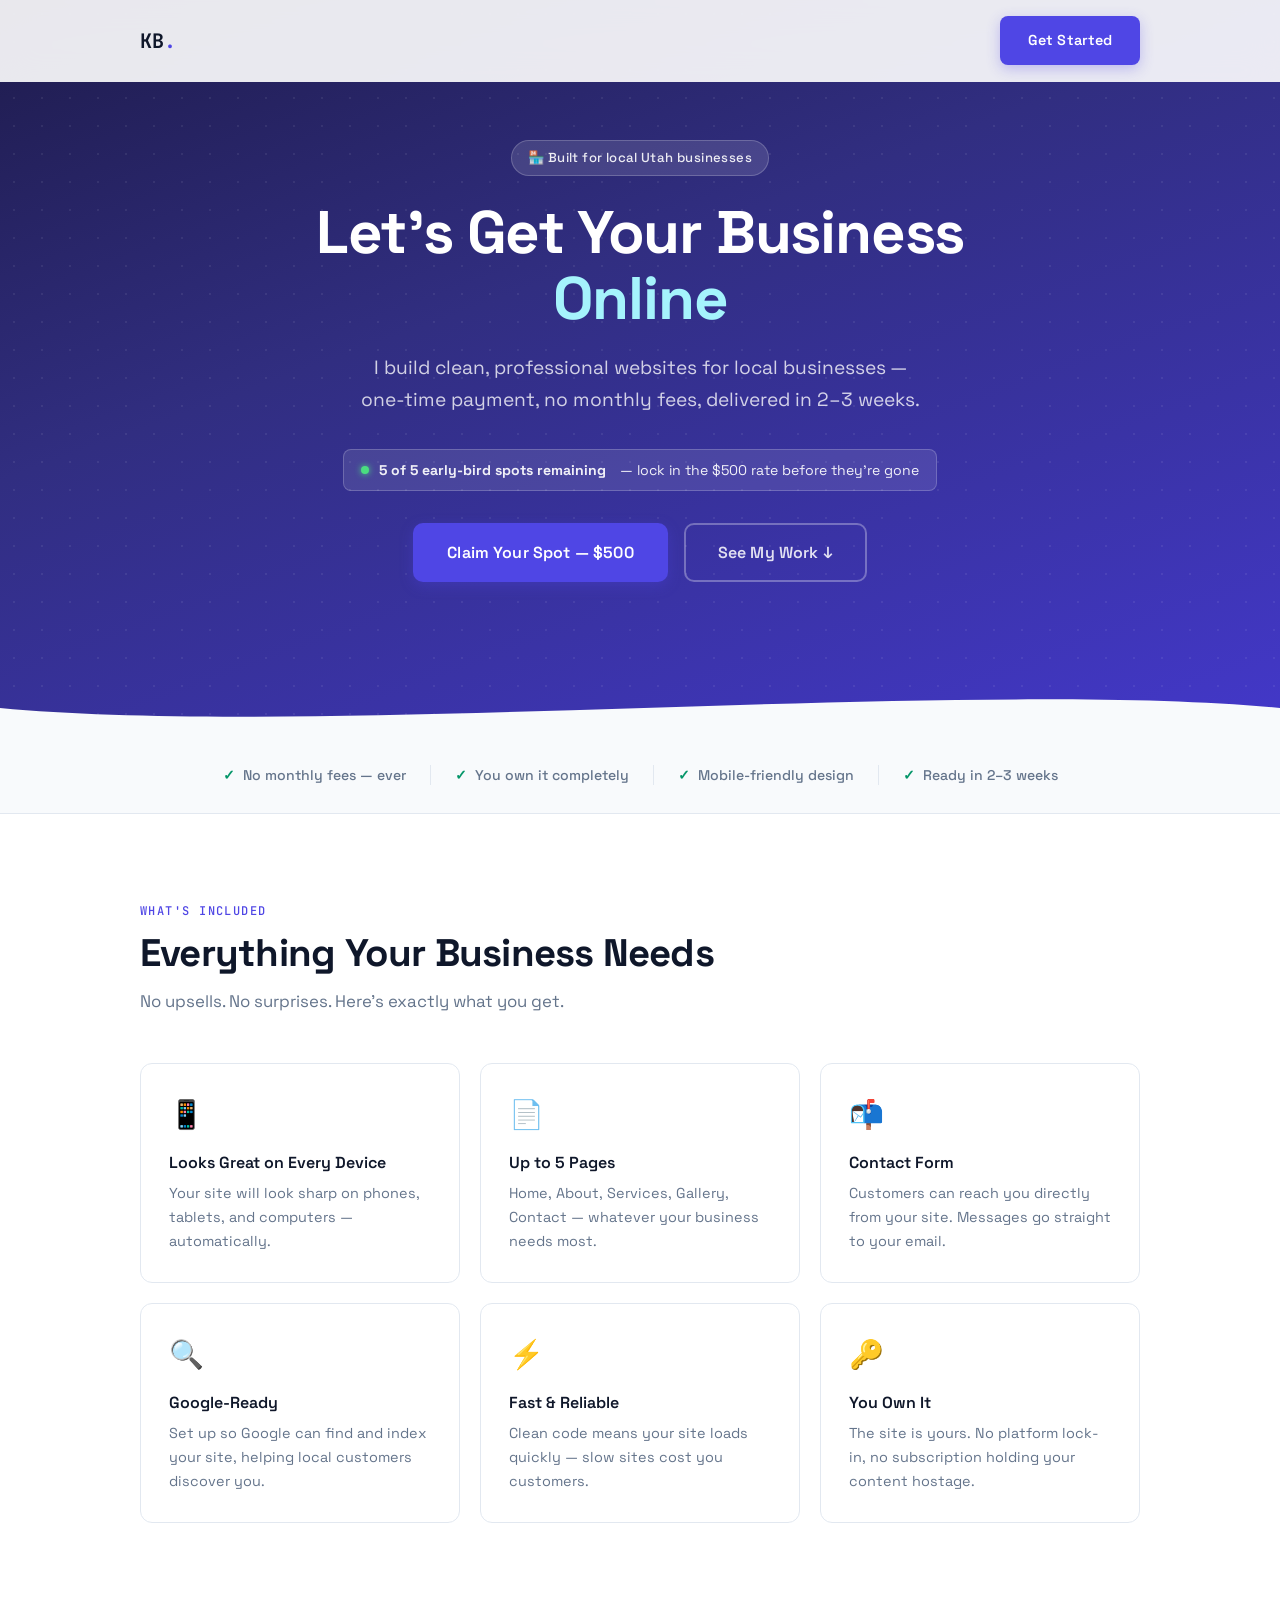
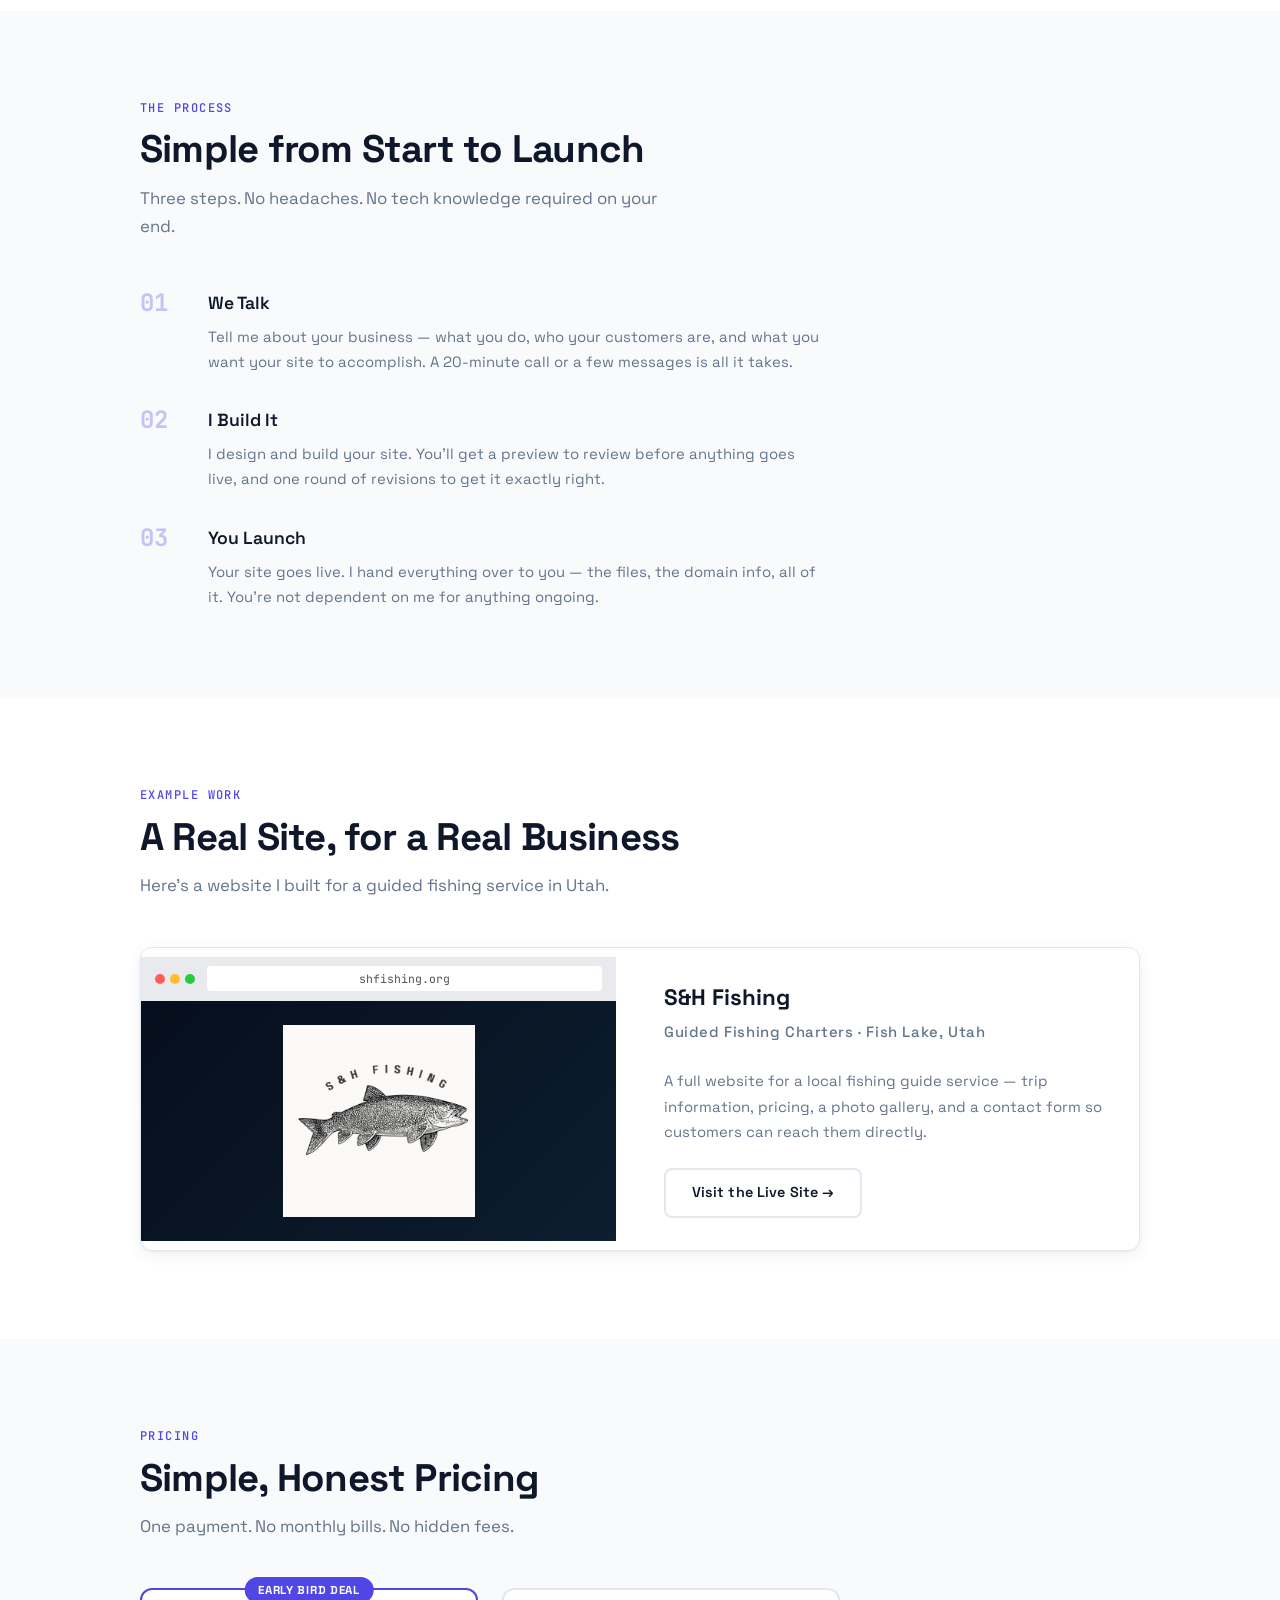
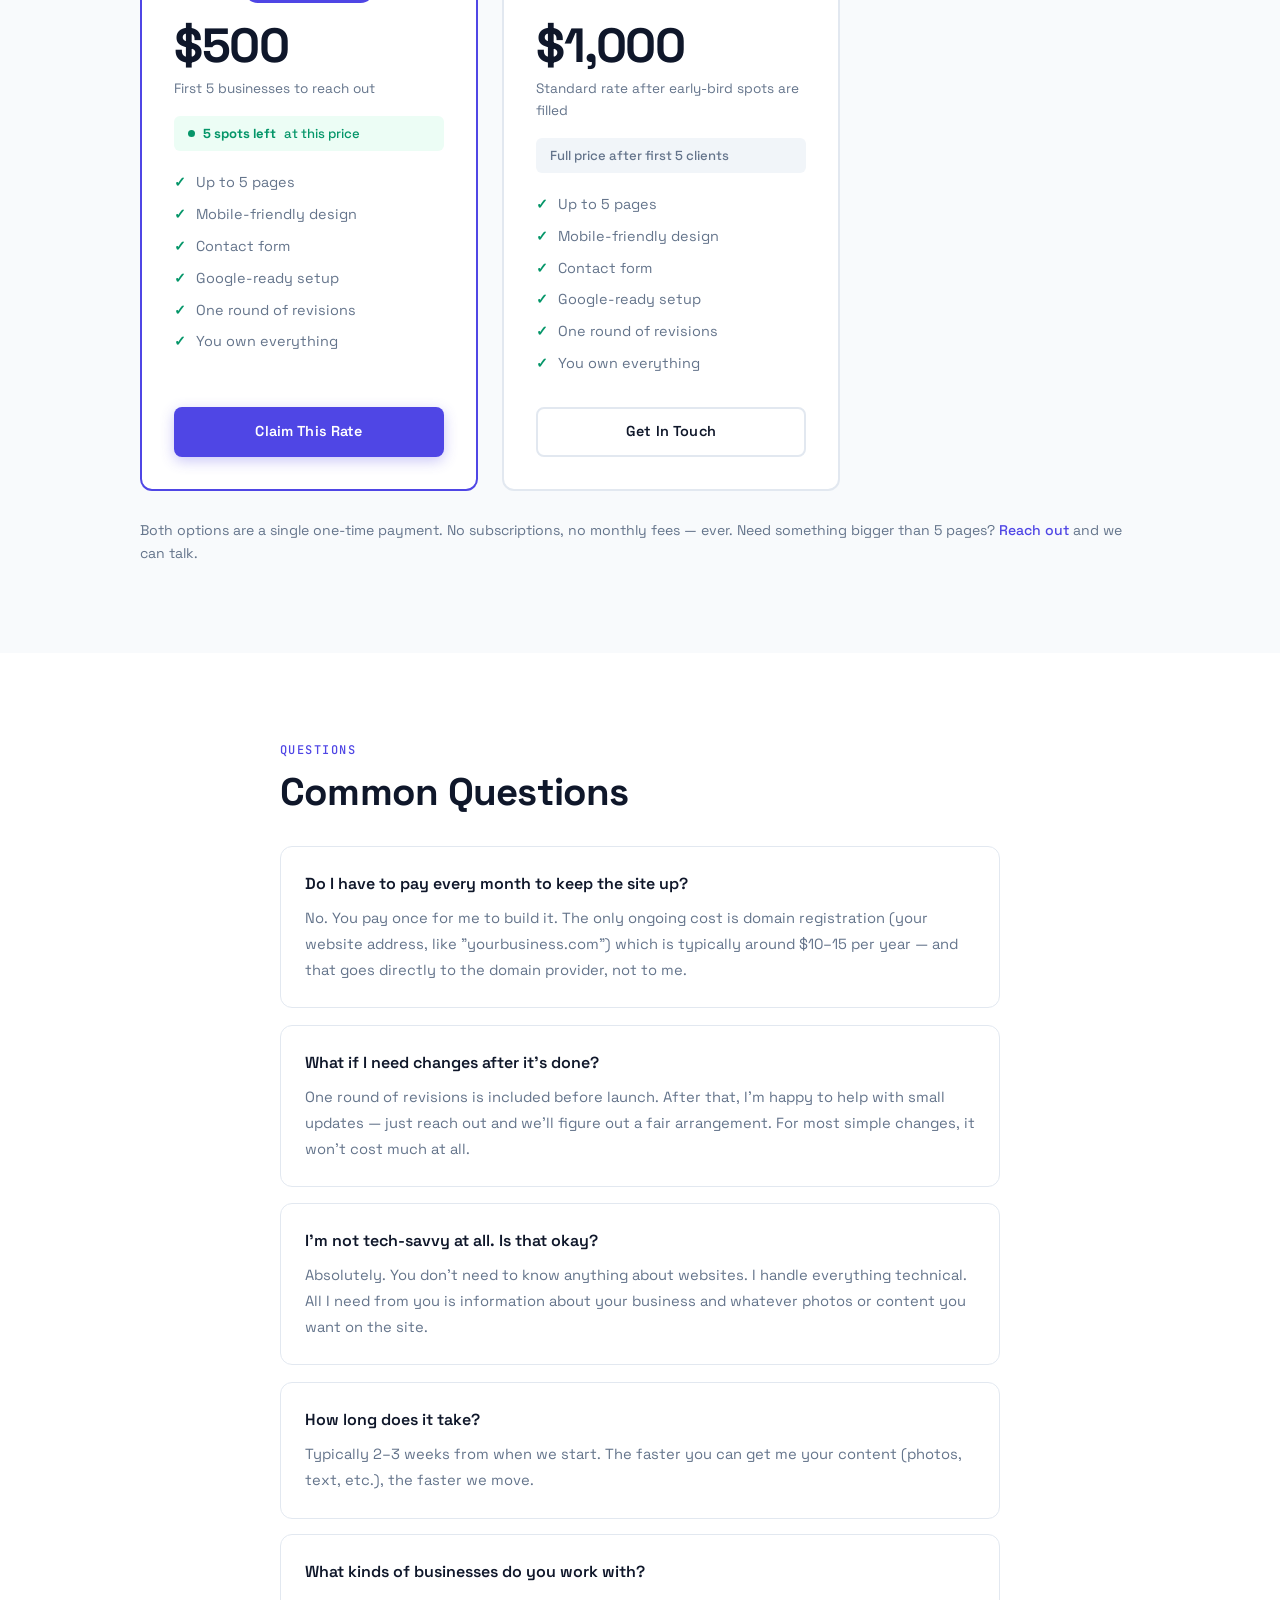
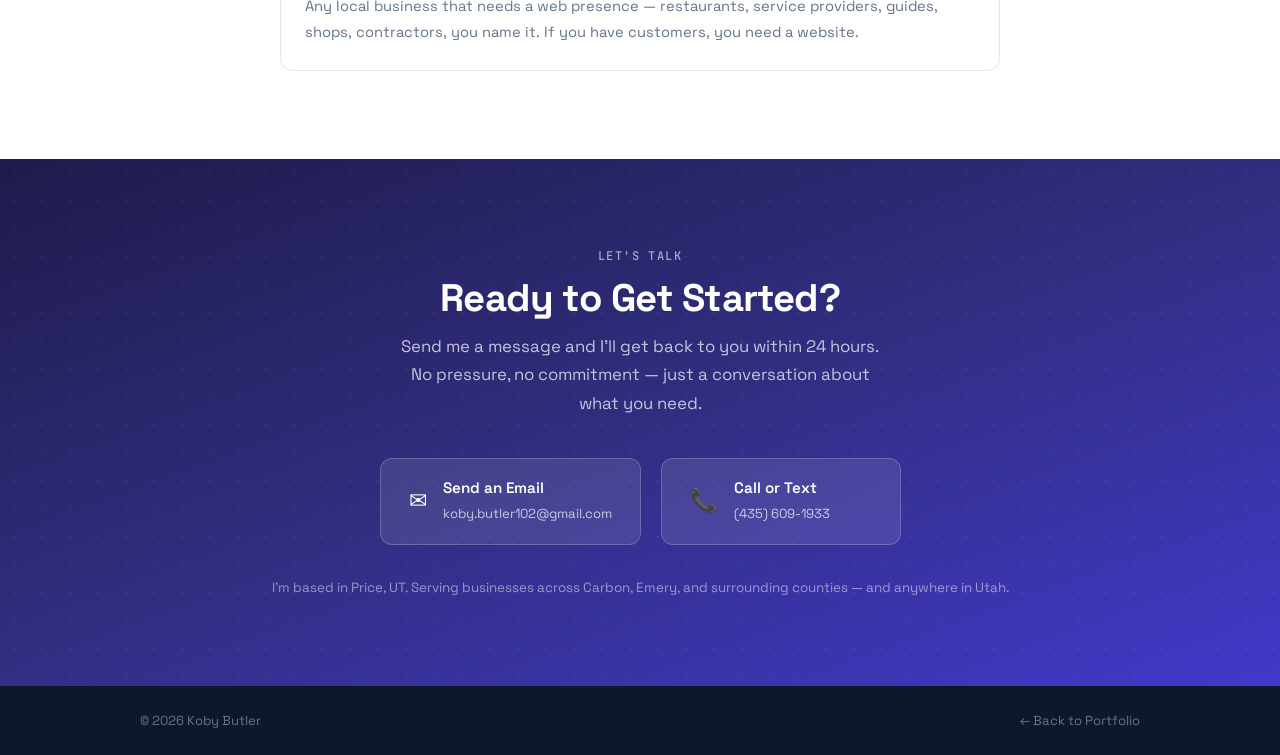
<file: webdesign/index.html>
<!DOCTYPE html>
<html lang="en">

<head>
    <meta charset="UTF-8">
    <meta name="viewport" content="width=device-width,initial-scale=1">
    <title>Local Business Websites by Koby Butler</title>
    <meta name="description" content="I build clean, professional websites for local businesses. One-time payment, no monthly fees. Based in Utah.">
    <link href="https://fonts.googleapis.com/css2?family=Space+Grotesk:wght@400;500;600;700&family=JetBrains+Mono:wght@500&display=swap" rel="stylesheet">
    <link rel="stylesheet" href="styles.css">
</head>

<body>

    <!-- NAV -->
    <header>
        <div class="container nav-inner">
            <a href="../index.html" class="logo">KB<span class="logo-dot">.</span></a>
            <a href="#contact" class="btn btn-primary nav-cta">Get Started</a>
        </div>
    </header>

    <!-- HERO -->
    <section class="hero">
        <div class="container hero-inner">
            <div class="hero-badge">🏪 Built for local Utah businesses</div>
            <h1>Let's Get Your Business <span class="text-accent">Online</span></h1>
            <p class="hero-sub">
                I build clean, professional websites for local businesses —
                one-time payment, no monthly fees, delivered in 2–3 weeks.
            </p>
            <!-- UPDATE the number below as spots fill (starts at 5) -->
            <div class="urgency-bar">
                <span class="urgency-dot"></span>
                <strong><span id="spotsLeft">5</span> of 5 early-bird spots remaining</strong>
                &nbsp;— lock in the $500 rate before they're gone
            </div>
            <div class="hero-cta">
                <a href="#contact" class="btn btn-primary btn-lg">Claim Your Spot — $500</a>
                <a href="#work" class="btn btn-ghost btn-lg">See My Work ↓</a>
            </div>
        </div>
        <div class="hero-wave">
            <svg viewBox="0 0 1440 60" preserveAspectRatio="none" xmlns="http://www.w3.org/2000/svg">
                <path d="M0,30 C360,60 1080,0 1440,30 L1440,60 L0,60 Z" fill="#f8fafc"/>
            </svg>
        </div>
    </section>

    <!-- TRUST STRIP -->
    <section class="trust-strip">
        <div class="container trust-inner">
            <div class="trust-item">
                <span class="trust-icon">✓</span> No monthly fees — ever
            </div>
            <div class="trust-divider"></div>
            <div class="trust-item">
                <span class="trust-icon">✓</span> You own it completely
            </div>
            <div class="trust-divider"></div>
            <div class="trust-item">
                <span class="trust-icon">✓</span> Mobile-friendly design
            </div>
            <div class="trust-divider"></div>
            <div class="trust-item">
                <span class="trust-icon">✓</span> Ready in 2–3 weeks
            </div>
        </div>
    </section>

    <!-- WHAT YOU GET -->
    <section class="section" id="what">
        <div class="container">
            <div class="section-label">What's included</div>
            <h2>Everything Your Business Needs</h2>
            <p class="section-sub">No upsells. No surprises. Here's exactly what you get.</p>
            <div class="features-grid">
                <div class="feature-card reveal">
                    <div class="feature-icon">📱</div>
                    <h3>Looks Great on Every Device</h3>
                    <p>Your site will look sharp on phones, tablets, and computers — automatically.</p>
                </div>
                <div class="feature-card reveal" data-delay="1">
                    <div class="feature-icon">📄</div>
                    <h3>Up to 5 Pages</h3>
                    <p>Home, About, Services, Gallery, Contact — whatever your business needs most.</p>
                </div>
                <div class="feature-card reveal" data-delay="2">
                    <div class="feature-icon">📬</div>
                    <h3>Contact Form</h3>
                    <p>Customers can reach you directly from your site. Messages go straight to your email.</p>
                </div>
                <div class="feature-card reveal" data-delay="3">
                    <div class="feature-icon">🔍</div>
                    <h3>Google-Ready</h3>
                    <p>Set up so Google can find and index your site, helping local customers discover you.</p>
                </div>
                <div class="feature-card reveal" data-delay="4">
                    <div class="feature-icon">⚡</div>
                    <h3>Fast &amp; Reliable</h3>
                    <p>Clean code means your site loads quickly — slow sites cost you customers.</p>
                </div>
                <div class="feature-card reveal" data-delay="5">
                    <div class="feature-icon">🔑</div>
                    <h3>You Own It</h3>
                    <p>The site is yours. No platform lock-in, no subscription holding your content hostage.</p>
                </div>
            </div>
        </div>
    </section>

    <!-- HOW IT WORKS -->
    <section class="section section-alt" id="how">
        <div class="container">
            <div class="section-label">The process</div>
            <h2>Simple from Start to Launch</h2>
            <p class="section-sub">Three steps. No headaches. No tech knowledge required on your end.</p>
            <div class="steps">
                <div class="step reveal">
                    <div class="step-num">01</div>
                    <div class="step-body">
                        <h3>We Talk</h3>
                        <p>Tell me about your business — what you do, who your customers are, and what you want your site to accomplish. A 20-minute call or a few messages is all it takes.</p>
                    </div>
                </div>
                <div class="step reveal" data-delay="1">
                    <div class="step-num">02</div>
                    <div class="step-body">
                        <h3>I Build It</h3>
                        <p>I design and build your site. You'll get a preview to review before anything goes live, and one round of revisions to get it exactly right.</p>
                    </div>
                </div>
                <div class="step reveal" data-delay="2">
                    <div class="step-num">03</div>
                    <div class="step-body">
                        <h3>You Launch</h3>
                        <p>Your site goes live. I hand everything over to you — the files, the domain info, all of it. You're not dependent on me for anything ongoing.</p>
                    </div>
                </div>
            </div>
        </div>
    </section>

    <!-- EXAMPLE WORK -->
    <section class="section" id="work">
        <div class="container">
            <div class="section-label">Example work</div>
            <h2>A Real Site, for a Real Business</h2>
            <p class="section-sub">Here's a website I built for a guided fishing service in Utah.</p>
            <div class="work-card reveal">
                <div class="work-preview">
                    <div class="browser-bar">
                        <div class="browser-dots">
                            <span></span><span></span><span></span>
                        </div>
                        <div class="browser-url">shfishing.org</div>
                    </div>
                    <img src="../images/sh-fishing-logo.jpg" alt="SH Fishing website — guided charters on Fish Lake, Utah" loading="lazy">
                </div>
                <div class="work-info">
                    <h3>S&amp;H Fishing</h3>
                    <p class="work-type">Guided Fishing Charters · Fish Lake, Utah</p>
                    <p>A full website for a local fishing guide service — trip information, pricing, a photo gallery, and a contact form so customers can reach them directly.</p>
                    <a href="https://shfishing.org" target="_blank" rel="noopener noreferrer" class="btn btn-outline">Visit the Live Site →</a>
                </div>
            </div>
        </div>
    </section>

    <!-- PRICING -->
    <section class="section section-alt" id="pricing">
        <div class="container">
            <div class="section-label">Pricing</div>
            <h2>Simple, Honest Pricing</h2>
            <p class="section-sub">One payment. No monthly bills. No hidden fees.</p>
            <div class="pricing-grid">

                <div class="pricing-card pricing-featured reveal">
                    <div class="pricing-badge">Early Bird Deal</div>
                    <div class="pricing-price">$500</div>
                    <div class="pricing-desc">First 5 businesses to reach out</div>
                    <!-- UPDATE the number below as spots fill -->
                    <div class="pricing-spots">
                        <span class="spots-indicator"></span>
                        <strong><span id="spotsLeft2">5</span> spots left</strong> at this price
                    </div>
                    <ul class="pricing-list">
                        <li>Up to 5 pages</li>
                        <li>Mobile-friendly design</li>
                        <li>Contact form</li>
                        <li>Google-ready setup</li>
                        <li>One round of revisions</li>
                        <li>You own everything</li>
                    </ul>
                    <a href="#contact" class="btn btn-primary btn-block">Claim This Rate</a>
                </div>

                <div class="pricing-card reveal" data-delay="1">
                    <div class="pricing-price">$1,000</div>
                    <div class="pricing-desc">Standard rate after early-bird spots are filled</div>
                    <div class="pricing-spots pricing-spots--grey">
                        Full price after first 5 clients
                    </div>
                    <ul class="pricing-list">
                        <li>Up to 5 pages</li>
                        <li>Mobile-friendly design</li>
                        <li>Contact form</li>
                        <li>Google-ready setup</li>
                        <li>One round of revisions</li>
                        <li>You own everything</li>
                    </ul>
                    <a href="#contact" class="btn btn-outline btn-block">Get In Touch</a>
                </div>

            </div>
            <p class="pricing-note">
                Both options are a single one-time payment. No subscriptions, no monthly fees —
                ever. Need something bigger than 5 pages? <a href="#contact">Reach out</a> and we can talk.
            </p>
        </div>
    </section>

    <!-- FAQ -->
    <section class="section" id="faq">
        <div class="container faq-container">
            <div class="section-label">Questions</div>
            <h2>Common Questions</h2>

            <div class="faq-list">
                <div class="faq-item reveal">
                    <div class="faq-q">Do I have to pay every month to keep the site up?</div>
                    <div class="faq-a">No. You pay once for me to build it. The only ongoing cost is domain registration (your website address, like "yourbusiness.com") which is typically around $10–15 per year — and that goes directly to the domain provider, not to me.</div>
                </div>
                <div class="faq-item reveal" data-delay="1">
                    <div class="faq-q">What if I need changes after it's done?</div>
                    <div class="faq-a">One round of revisions is included before launch. After that, I'm happy to help with small updates — just reach out and we'll figure out a fair arrangement. For most simple changes, it won't cost much at all.</div>
                </div>
                <div class="faq-item reveal" data-delay="2">
                    <div class="faq-q">I'm not tech-savvy at all. Is that okay?</div>
                    <div class="faq-a">Absolutely. You don't need to know anything about websites. I handle everything technical. All I need from you is information about your business and whatever photos or content you want on the site.</div>
                </div>
                <div class="faq-item reveal" data-delay="3">
                    <div class="faq-q">How long does it take?</div>
                    <div class="faq-a">Typically 2–3 weeks from when we start. The faster you can get me your content (photos, text, etc.), the faster we move.</div>
                </div>
                <div class="faq-item reveal" data-delay="4">
                    <div class="faq-q">What kinds of businesses do you work with?</div>
                    <div class="faq-a">Any local business that needs a web presence — restaurants, service providers, guides, shops, contractors, you name it. If you have customers, you need a website.</div>
                </div>
            </div>
        </div>
    </section>

    <!-- CONTACT -->
    <section class="section section-contact" id="contact">
        <div class="container contact-inner">
            <div class="section-label section-label--light">Let's talk</div>
            <h2 class="contact-heading">Ready to Get Started?</h2>
            <p class="contact-sub">
                Send me a message and I'll get back to you within 24 hours.
                No pressure, no commitment — just a conversation about what you need.
            </p>
            <div class="contact-options">
                <a href="mailto:koby.butler102@gmail.com?subject=Website%20Inquiry" class="contact-btn">
                    <span class="contact-btn-icon">✉</span>
                    <span>
                        <strong>Send an Email</strong>
                        <small>koby.butler102@gmail.com</small>
                    </span>
                </a>
                <a href="tel:+14356091933" class="contact-btn">
                    <span class="contact-btn-icon">📞</span>
                    <span>
                        <strong>Call or Text</strong>
                        <small>(435) 609-1933</small>
                    </span>
                </a>
            </div>
            <p class="contact-fine">I'm based in Price, UT. Serving businesses across Carbon, Emery, and surrounding counties — and anywhere in Utah.</p>
        </div>
    </section>

    <!-- FOOTER -->
    <footer class="footer">
        <div class="container footer-inner">
            <span>© 2026 Koby Butler</span>
            <a href="../index.html" class="footer-link">← Back to Portfolio</a>
        </div>
    </footer>

    <script>
    (() => {
        /* ── Sync both spot counters ─────────────── */
        // UPDATE this number as clients come in (start: 5, then 4, 3, 2, 1, 0)
        const SPOTS_REMAINING = 5;
        document.querySelectorAll('#spotsLeft, #spotsLeft2').forEach(el => {
            el.textContent = SPOTS_REMAINING;
        });
        if (SPOTS_REMAINING === 0) {
            document.querySelectorAll('.urgency-bar').forEach(el => {
                el.innerHTML = '<span style="color:#ef4444;">⚠ Early-bird spots are full — standard rate now applies ($1,000)</span>';
            });
        }

        /* ── Scroll reveal ──────────────────────── */
        const obs = new IntersectionObserver(entries => {
            entries.forEach(e => {
                if (!e.isIntersecting) return;
                const delay = +(e.target.dataset.delay || 0) * 100;
                setTimeout(() => e.target.classList.add('revealed'), delay);
                obs.unobserve(e.target);
            });
        }, { threshold: 0.12 });
        document.querySelectorAll('.reveal').forEach(el => obs.observe(el));

        /* ── Smooth header on scroll ─────────────── */
        const header = document.querySelector('header');
        window.addEventListener('scroll', () => {
            header.classList.toggle('scrolled', window.scrollY > 30);
        }, { passive: true });
    })();
    </script>
</body>
</html>
</file>
<file: webdesign/styles.css>
/* ═══════════════════════════════════════════════════════════
   VARIABLES & RESET
═══════════════════════════════════════════════════════════ */
:root {
    --bg:           #ffffff;
    --surface:      #f8fafc;
    --surface-2:    #f1f5f9;
    --border:       #e2e8f0;
    --primary:      #4f46e5;
    --primary-dark: #3730a3;
    --primary-light:#eef2ff;
    --accent:       #059669;
    --text:         #0f172a;
    --text-muted:   #64748b;
    --font:         'Space Grotesk', sans-serif;
    --mono:         'JetBrains Mono', monospace;
    --radius:       12px;
    --shadow:       0 1px 3px rgba(0,0,0,0.06), 0 4px 16px rgba(0,0,0,0.06);
    --shadow-lg:    0 4px 6px rgba(0,0,0,0.05), 0 12px 40px rgba(0,0,0,0.1);
}

*, *::before, *::after { box-sizing: border-box; margin: 0; padding: 0; }
html { scroll-behavior: smooth; }

body {
    font-family: var(--font);
    color: var(--text);
    background: var(--bg);
    line-height: 1.6;
    overflow-x: hidden;
}

a { text-decoration: none; color: inherit; }

img { display: block; max-width: 100%; }

.container {
    width: 90%;
    max-width: 1000px;
    margin: 0 auto;
}

/* ═══════════════════════════════════════════════════════════
   SCROLL REVEAL
═══════════════════════════════════════════════════════════ */
.reveal {
    opacity: 0;
    transform: translateY(28px);
    transition: opacity 0.55s ease, transform 0.55s ease;
    will-change: opacity, transform;
}

.reveal.revealed {
    opacity: 1;
    transform: none;
}

/* ═══════════════════════════════════════════════════════════
   NAV
═══════════════════════════════════════════════════════════ */
header {
    position: fixed;
    top: 0; left: 0; right: 0;
    background: rgba(255, 255, 255, 0.9);
    -webkit-backdrop-filter: blur(16px);
    backdrop-filter: blur(16px);
    border-bottom: 1px solid transparent;
    z-index: 100;
    transition: border-color 0.25s, box-shadow 0.25s;
}

header.scrolled {
    border-bottom-color: var(--border);
    box-shadow: 0 1px 12px rgba(0,0,0,0.06);
}

.nav-inner {
    display: flex;
    align-items: center;
    justify-content: space-between;
    padding: 1rem 0;
}

.logo {
    font-family: var(--mono);
    font-weight: 700;
    font-size: 1.25rem;
    color: var(--text);
}

.logo-dot { color: var(--primary); }

.nav-cta { padding: 0.55rem 1.25rem; font-size: 0.875rem; }

/* ═══════════════════════════════════════════════════════════
   BUTTONS
═══════════════════════════════════════════════════════════ */
.btn {
    display: inline-block;
    padding: 0.7rem 1.6rem;
    border-radius: 8px;
    font-weight: 600;
    font-size: 0.9rem;
    letter-spacing: 0.01em;
    transition: all 0.2s ease;
    cursor: pointer;
    font-family: var(--font);
    border: 2px solid transparent;
}

.btn-primary {
    background: var(--primary);
    color: #fff;
    box-shadow: 0 4px 14px rgba(79, 70, 229, 0.3);
}

.btn-primary:hover {
    background: var(--primary-dark);
    box-shadow: 0 6px 20px rgba(79, 70, 229, 0.4);
    transform: translateY(-2px);
}

.btn-outline {
    background: transparent;
    border-color: var(--border);
    color: var(--text);
}

.btn-outline:hover {
    border-color: var(--primary);
    color: var(--primary);
    background: var(--primary-light);
    transform: translateY(-2px);
}

.btn-ghost {
    background: transparent;
    color: rgba(255,255,255,0.85);
    border-color: rgba(255,255,255,0.3);
}

.btn-ghost:hover {
    background: rgba(255,255,255,0.1);
    color: #fff;
    border-color: rgba(255,255,255,0.6);
}

.btn-lg { padding: 0.9rem 2rem; font-size: 1rem; border-radius: 10px; }

.btn-block { width: 100%; text-align: center; margin-top: auto; }

/* ═══════════════════════════════════════════════════════════
   HERO
═══════════════════════════════════════════════════════════ */
.hero {
    padding: 140px 0 0;
    background: linear-gradient(160deg, #1e1b4b 0%, #312e81 40%, #4338ca 100%);
    position: relative;
    overflow: hidden;
    text-align: center;
}

.hero::before {
    content: '';
    position: absolute;
    inset: 0;
    background-image: radial-gradient(rgba(255,255,255,0.07) 1px, transparent 1px);
    background-size: 28px 28px;
    pointer-events: none;
}

.hero-inner {
    position: relative;
    z-index: 1;
    padding-bottom: 4rem;
}

.hero-badge {
    display: inline-block;
    background: rgba(255,255,255,0.12);
    border: 1px solid rgba(255,255,255,0.2);
    color: rgba(255,255,255,0.9);
    font-size: 0.82rem;
    font-weight: 500;
    padding: 0.4rem 1rem;
    border-radius: 999px;
    margin-bottom: 1.5rem;
    letter-spacing: 0.03em;
}

.hero h1 {
    font-size: clamp(2.2rem, 5.5vw, 3.75rem);
    font-weight: 700;
    line-height: 1.1;
    color: #fff;
    letter-spacing: -0.02em;
    margin-bottom: 1.25rem;
    max-width: 800px;
    margin-left: auto;
    margin-right: auto;
}

.text-accent {
    color: #a5f3fc;
    position: relative;
}

.hero-sub {
    font-size: clamp(1rem, 2.5vw, 1.2rem);
    color: rgba(255,255,255,0.78);
    max-width: 580px;
    margin: 0 auto 2rem;
    line-height: 1.7;
}

.urgency-bar {
    display: inline-flex;
    align-items: center;
    gap: 0.6rem;
    background: rgba(255,255,255,0.1);
    border: 1px solid rgba(255,255,255,0.2);
    color: rgba(255,255,255,0.92);
    font-size: 0.88rem;
    padding: 0.55rem 1.1rem;
    border-radius: 8px;
    margin-bottom: 2rem;
}

.urgency-dot {
    width: 8px; height: 8px;
    border-radius: 50%;
    background: #4ade80;
    box-shadow: 0 0 6px #4ade80;
    flex-shrink: 0;
    animation: pulse-dot 2s ease-in-out infinite;
}

@keyframes pulse-dot {
    0%, 100% { box-shadow: 0 0 4px #4ade80; }
    50%       { box-shadow: 0 0 12px #4ade80, 0 0 20px rgba(74,222,128,0.3); }
}

.hero-cta {
    display: flex;
    gap: 1rem;
    justify-content: center;
    flex-wrap: wrap;
}

.hero-wave {
    display: block;
    line-height: 0;
    margin-top: 2rem;
}

.hero-wave svg { width: 100%; height: 60px; }

/* ═══════════════════════════════════════════════════════════
   TRUST STRIP
═══════════════════════════════════════════════════════════ */
.trust-strip {
    background: var(--surface);
    border-bottom: 1px solid var(--border);
    padding: 1.25rem 0;
}

.trust-inner {
    display: flex;
    align-items: center;
    justify-content: center;
    gap: 0;
    flex-wrap: wrap;
}

.trust-item {
    display: flex;
    align-items: center;
    gap: 0.5rem;
    font-size: 0.88rem;
    font-weight: 500;
    color: var(--text-muted);
    padding: 0.4rem 1.5rem;
}

.trust-icon {
    color: var(--accent);
    font-weight: 700;
}

.trust-divider {
    width: 1px;
    height: 20px;
    background: var(--border);
}

@media (max-width: 600px) {
    .trust-divider { display: none; }
    .trust-item { padding: 0.4rem 1rem; }
}

/* ═══════════════════════════════════════════════════════════
   SECTIONS (shared)
═══════════════════════════════════════════════════════════ */
.section {
    padding: 5.5rem 0;
}

.section-alt {
    background: var(--surface);
}

.section-label {
    font-family: var(--mono);
    font-size: 0.75rem;
    font-weight: 500;
    color: var(--primary);
    letter-spacing: 0.12em;
    text-transform: uppercase;
    margin-bottom: 0.6rem;
}

.section-label--light { color: rgba(255,255,255,0.6); }

.section h2 {
    font-size: clamp(1.75rem, 4vw, 2.4rem);
    font-weight: 700;
    letter-spacing: -0.02em;
    margin-bottom: 0.75rem;
    line-height: 1.15;
}

.section-sub {
    font-size: 1.05rem;
    color: var(--text-muted);
    max-width: 540px;
    margin-bottom: 3rem;
    line-height: 1.7;
}

/* ═══════════════════════════════════════════════════════════
   FEATURES GRID
═══════════════════════════════════════════════════════════ */
.features-grid {
    display: grid;
    grid-template-columns: repeat(auto-fit, minmax(280px, 1fr));
    gap: 1.25rem;
}

.feature-card {
    background: var(--bg);
    border: 1px solid var(--border);
    border-radius: var(--radius);
    padding: 1.75rem;
    transition: border-color 0.2s, box-shadow 0.2s, transform 0.2s;
}

.feature-card:hover {
    border-color: #c7d2fe;
    box-shadow: var(--shadow-lg);
    transform: translateY(-3px);
}

.feature-icon {
    font-size: 1.75rem;
    margin-bottom: 0.85rem;
}

.feature-card h3 {
    font-size: 1rem;
    font-weight: 600;
    margin-bottom: 0.4rem;
}

.feature-card p {
    font-size: 0.9rem;
    color: var(--text-muted);
    line-height: 1.65;
}

/* ═══════════════════════════════════════════════════════════
   STEPS
═══════════════════════════════════════════════════════════ */
.steps {
    display: flex;
    flex-direction: column;
    gap: 2rem;
    max-width: 680px;
}

.step {
    display: flex;
    gap: 1.75rem;
    align-items: flex-start;
}

.step-num {
    font-family: var(--mono);
    font-size: 1.5rem;
    font-weight: 700;
    color: var(--primary);
    opacity: 0.3;
    flex-shrink: 0;
    line-height: 1.2;
    min-width: 2.5rem;
}

.step-body h3 {
    font-size: 1.1rem;
    font-weight: 600;
    margin-bottom: 0.4rem;
}

.step-body p {
    font-size: 0.93rem;
    color: var(--text-muted);
    line-height: 1.72;
}

/* ═══════════════════════════════════════════════════════════
   WORK EXAMPLE
═══════════════════════════════════════════════════════════ */
.work-card {
    display: grid;
    grid-template-columns: 1fr 1fr;
    gap: 3rem;
    align-items: center;
    background: var(--bg);
    border: 1px solid var(--border);
    border-radius: var(--radius);
    overflow: hidden;
    box-shadow: var(--shadow);
}

.work-preview {
    background: var(--surface-2);
}

.browser-bar {
    background: #e8eaed;
    padding: 0.6rem 0.85rem;
    display: flex;
    align-items: center;
    gap: 0.75rem;
}

.browser-dots {
    display: flex;
    gap: 5px;
}

.browser-dots span {
    width: 10px; height: 10px;
    border-radius: 50%;
    background: #bbb;
}

.browser-dots span:first-child  { background: #ff5f57; }
.browser-dots span:nth-child(2) { background: #ffbd2e; }
.browser-dots span:last-child   { background: #28c840; }

.browser-url {
    font-family: var(--mono);
    font-size: 0.72rem;
    color: #555;
    background: #fff;
    border-radius: 4px;
    padding: 0.2rem 0.6rem;
    flex: 1;
    text-align: center;
}

.work-preview img {
    width: 100%;
    height: 240px;
    object-fit: contain;
    padding: 1.5rem 2rem;
    background: linear-gradient(135deg, #060e1c, #0c1e30);
}

.work-info {
    padding: 2rem 2rem 2rem 0;
}

.work-info h3 {
    font-size: 1.4rem;
    font-weight: 700;
    margin-bottom: 0.2rem;
}

.work-type {
    font-size: 0.82rem;
    color: var(--primary);
    font-weight: 500;
    letter-spacing: 0.04em;
    margin-bottom: 0.85rem;
}

.work-info p {
    font-size: 0.93rem;
    color: var(--text-muted);
    line-height: 1.7;
    margin-bottom: 1.5rem;
}

@media (max-width: 700px) {
    .work-card { grid-template-columns: 1fr; }
    .work-info { padding: 1.5rem; }
}

/* ═══════════════════════════════════════════════════════════
   PRICING
═══════════════════════════════════════════════════════════ */
.pricing-grid {
    display: grid;
    grid-template-columns: repeat(auto-fit, minmax(280px, 1fr));
    gap: 1.5rem;
    max-width: 700px;
    margin-bottom: 1.75rem;
}

.pricing-card {
    background: var(--bg);
    border: 2px solid var(--border);
    border-radius: var(--radius);
    padding: 2rem;
    display: flex;
    flex-direction: column;
    gap: 0.5rem;
    transition: box-shadow 0.2s, transform 0.2s;
}

.pricing-card:hover {
    box-shadow: var(--shadow-lg);
    transform: translateY(-3px);
}

.pricing-featured {
    border-color: var(--primary);
    position: relative;
}

.pricing-badge {
    position: absolute;
    top: -13px;
    left: 50%;
    transform: translateX(-50%);
    background: var(--primary);
    color: #fff;
    font-size: 0.72rem;
    font-weight: 700;
    letter-spacing: 0.06em;
    text-transform: uppercase;
    padding: 0.25rem 0.85rem;
    border-radius: 999px;
    white-space: nowrap;
}

.pricing-price {
    font-size: 3rem;
    font-weight: 700;
    color: var(--text);
    letter-spacing: -0.03em;
    line-height: 1;
}

.pricing-desc {
    font-size: 0.85rem;
    color: var(--text-muted);
    margin-bottom: 0.5rem;
}

.pricing-spots {
    display: flex;
    align-items: center;
    gap: 0.5rem;
    font-size: 0.82rem;
    font-weight: 500;
    color: var(--accent);
    background: #ecfdf5;
    padding: 0.45rem 0.85rem;
    border-radius: 6px;
    margin-bottom: 0.75rem;
}

.pricing-spots--grey {
    color: var(--text-muted);
    background: var(--surface-2);
}

.spots-indicator {
    width: 7px; height: 7px;
    border-radius: 50%;
    background: var(--accent);
    flex-shrink: 0;
}

.pricing-list {
    list-style: none;
    padding: 0;
    display: flex;
    flex-direction: column;
    gap: 0.55rem;
    margin-bottom: 1.5rem;
    flex: 1;
}

.pricing-list li {
    font-size: 0.9rem;
    color: var(--text-muted);
    padding-left: 1.4rem;
    position: relative;
}

.pricing-list li::before {
    content: '✓';
    position: absolute;
    left: 0;
    color: var(--accent);
    font-weight: 700;
}

.pricing-note {
    font-size: 0.88rem;
    color: var(--text-muted);
    line-height: 1.65;
}

.pricing-note a {
    color: var(--primary);
    font-weight: 500;
    text-decoration: underline;
    text-decoration-color: transparent;
    transition: text-decoration-color 0.2s;
}

.pricing-note a:hover { text-decoration-color: var(--primary); }

/* ═══════════════════════════════════════════════════════════
   FAQ
═══════════════════════════════════════════════════════════ */
.faq-container { max-width: 720px; }

.faq-list {
    display: flex;
    flex-direction: column;
    gap: 1rem;
    margin-top: 2rem;
}

.faq-item {
    background: var(--bg);
    border: 1px solid var(--border);
    border-radius: var(--radius);
    padding: 1.5rem;
    transition: border-color 0.2s;
}

.faq-item:hover { border-color: #c7d2fe; }

.faq-q {
    font-size: 1rem;
    font-weight: 600;
    margin-bottom: 0.6rem;
    color: var(--text);
}

.faq-a {
    font-size: 0.92rem;
    color: var(--text-muted);
    line-height: 1.75;
}

/* ═══════════════════════════════════════════════════════════
   CONTACT
═══════════════════════════════════════════════════════════ */
.section-contact {
    background: linear-gradient(160deg, #1e1b4b 0%, #312e81 50%, #4338ca 100%);
    position: relative;
    overflow: hidden;
    text-align: center;
}

.section-contact::before {
    content: '';
    position: absolute;
    inset: 0;
    background-image: radial-gradient(rgba(255,255,255,0.06) 1px, transparent 1px);
    background-size: 28px 28px;
    pointer-events: none;
}

.contact-inner {
    position: relative;
    z-index: 1;
}

.contact-heading {
    font-size: clamp(1.75rem, 4vw, 2.5rem);
    font-weight: 700;
    color: #fff;
    letter-spacing: -0.02em;
    margin-bottom: 0.75rem;
}

.contact-sub {
    color: rgba(255,255,255,0.72);
    font-size: 1.05rem;
    max-width: 500px;
    margin: 0 auto 2.5rem;
    line-height: 1.7;
}

.contact-options {
    display: flex;
    gap: 1.25rem;
    justify-content: center;
    flex-wrap: wrap;
    margin-bottom: 2rem;
}

.contact-btn {
    display: flex;
    align-items: center;
    gap: 1rem;
    background: rgba(255,255,255,0.1);
    border: 1px solid rgba(255,255,255,0.2);
    border-radius: var(--radius);
    padding: 1.1rem 1.75rem;
    color: #fff;
    transition: background 0.2s, border-color 0.2s, transform 0.2s;
    text-align: left;
    min-width: 240px;
}

.contact-btn:hover {
    background: rgba(255,255,255,0.16);
    border-color: rgba(255,255,255,0.4);
    transform: translateY(-2px);
}

.contact-btn-icon {
    font-size: 1.4rem;
    flex-shrink: 0;
}

.contact-btn strong {
    display: block;
    font-size: 0.95rem;
    font-weight: 600;
}

.contact-btn small {
    font-size: 0.82rem;
    opacity: 0.7;
}

.contact-fine {
    font-size: 0.84rem;
    color: rgba(255,255,255,0.5);
    line-height: 1.6;
}

/* ═══════════════════════════════════════════════════════════
   FOOTER
═══════════════════════════════════════════════════════════ */
.footer {
    background: #0f172a;
    padding: 1.5rem 0;
}

.footer-inner {
    display: flex;
    align-items: center;
    justify-content: space-between;
    flex-wrap: wrap;
    gap: 0.75rem;
    font-size: 0.82rem;
    color: #64748b;
}

.footer-link {
    color: #64748b;
    transition: color 0.2s;
}

.footer-link:hover { color: #94a3b8; }

/* ═══════════════════════════════════════════════════════════
   RESPONSIVE
═══════════════════════════════════════════════════════════ */
@media (max-width: 600px) {
    .hero { padding-top: 110px; }
    .hero-cta { flex-direction: column; align-items: center; }
    .step { flex-direction: column; gap: 0.5rem; }
    .step-num { font-size: 1.1rem; }
    .contact-options { flex-direction: column; align-items: center; }
    .contact-btn { width: 100%; max-width: 340px; }
}
</file>
